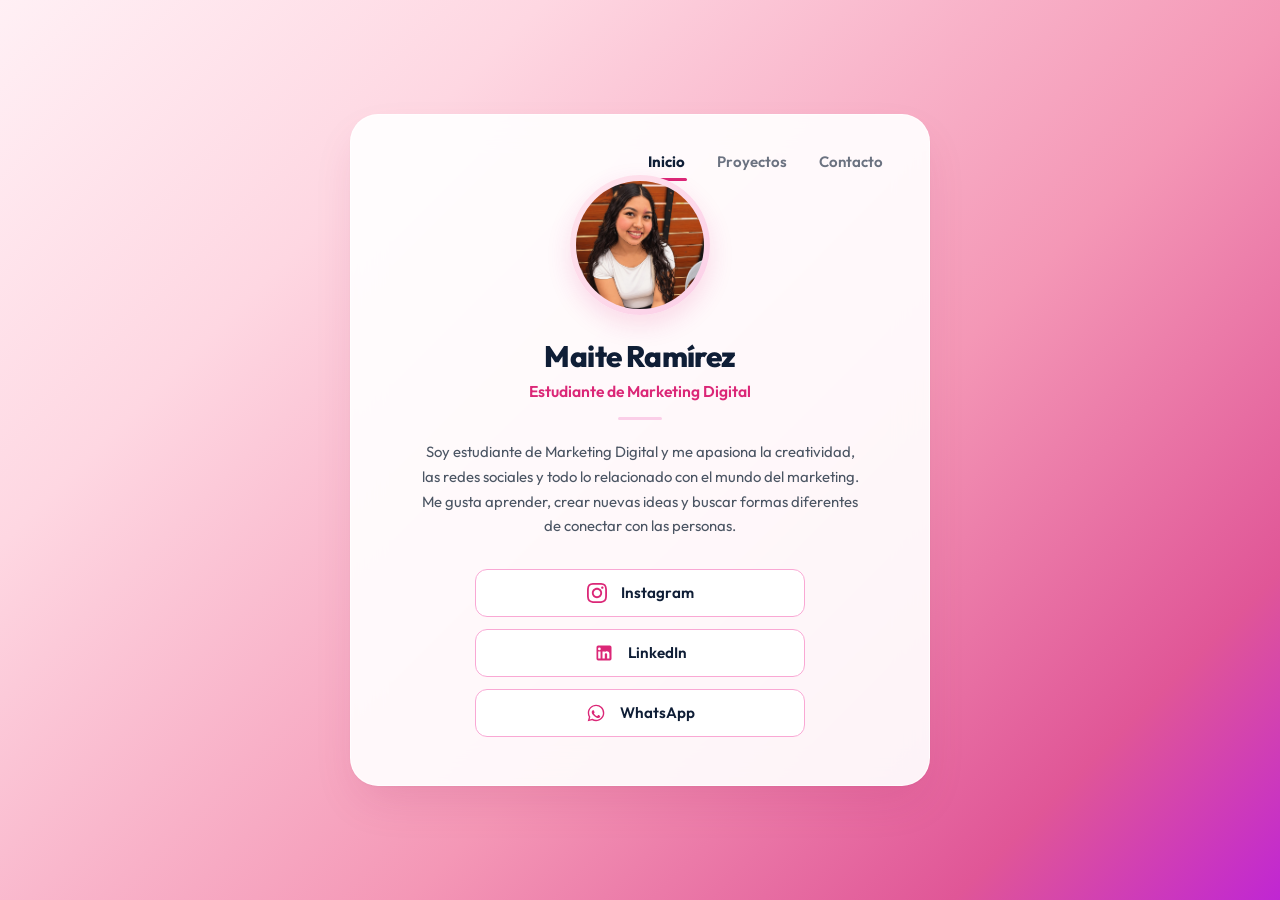
<file: index.html>
<!DOCTYPE html>
<html lang="es">

<head>
    <meta charset="UTF-8">
    <meta name="viewport" content="width=device-width, initial-scale=1.0">
    <title>Maite Ramírez - Portafolio</title>
    <meta name="description"
        content="Portafolio personal de Maite Ramírez - Estudiante de Marketing Digital. Creatividad, redes sociales y estrategias de marketing digital.">

    <!-- Tipografía Google Fonts (Outfit) -->
    <link rel="preconnect" href="https://fonts.googleapis.com">
    <link rel="preconnect" href="https://fonts.gstatic.com" crossorigin>
    <link href="https://fonts.googleapis.com/css2?family=Outfit:wght@400;500;600;700;800&display=swap" rel="stylesheet">

    <!-- Estilos CSS compartidos -->
    <link rel="stylesheet" href="css/style.css">

    <!-- Librería AOS (Animate On Scroll) CSS -->
    <link rel="stylesheet" href="https://unpkg.com/aos@next/dist/aos.css">
</head>

<body>

    <!-- TARJETA PRINCIPAL (CARD) -->
    <main class="card" id="main-card" data-aos="fade-up" data-aos-duration="800">

        <!-- NAVEGACIÓN SUPERIOR (Rutas relativas consistentes) -->
        <nav aria-label="Navegación principal" data-aos="fade-down" data-aos-duration="600" data-aos-delay="100">
            <ul class="nav-menu">
                <li class="nav-item">
                    <a href="index.html" class="nav-link active" aria-current="page">Inicio</a>
                </li>
                <li class="nav-item">
                    <a href="proyectos.html" class="nav-link">Proyectos</a>
                </li>
                <li class="nav-item">
                    <a href="contacto.html" class="nav-link">Contacto</a>
                </li>
            </ul>
        </nav>


        <!-- SECCIÓN DE PERFIL -->
        <!-- Solucionado con la guía de HTML/CSS: Estructura semántica de tarjeta de perfil -->
        <header class="profile-section">
            <!-- Imagen circular con halo de luz -->
            <div class="avatar-wrapper" data-aos="zoom-in" data-aos-duration="800" data-aos-delay="150">
                <img src="img/Foto maite.jpeg" alt="Fotografía de perfil de Maite Ramírez" class="avatar-img">
            </div>

            <!-- Información personal -->
            <h1 class="profile-name" data-aos="fade-up" data-aos-delay="250">Maite Ramírez</h1>
            <p class="profile-role" data-aos="fade-up" data-aos-delay="300">Estudiante de Marketing Digital</p>

            <!-- Línea decorativa -->
            <hr class="divider" data-aos="zoom-in" data-aos-delay="350">

            <!-- Biografía -->
            <p class="profile-bio" data-aos="fade-up" data-aos-delay="400">
                Soy estudiante de Marketing Digital y me apasiona la creatividad, las redes sociales y todo lo
                relacionado con el mundo del marketing. Me gusta aprender, crear nuevas ideas y buscar formas diferentes
                de conectar con las personas.
            </p>
        </header>

        <!-- SECCIÓN DE ENLACES / REDES SOCIALES -->
        <!-- Enlaces a redes sociales y plataformas de contacto -->
        <section class="social-section" aria-label="Redes sociales y contacto">
            <div class="social-links">
                <!-- Instagram -->
                <a href="https://instagram.com/maiite.vrm" target="_blank" rel="noopener noreferrer" class="social-btn"
                    id="btn-instagram" aria-label="Perfil de Instagram de Maite Ramírez" data-aos="fade-up"
                    data-aos-delay="450">
                    <svg class="social-icon" viewBox="0 0 24 24" fill="currentColor" aria-hidden="true">
                        <path
                            d="M12 2.163c3.204 0 3.584.012 4.85.07 3.252.148 4.771 1.691 4.919 4.919.058 1.265.069 1.645.069 4.849 0 3.205-.012 3.584-.069 4.849-.149 3.225-1.664 4.771-4.919 4.919-1.266.058-1.644.07-4.85.07-3.204 0-3.584-.012-4.849-.07-3.26-.149-4.771-1.699-4.919-4.92-.058-1.265-.07-1.644-.07-4.849 0-3.204.013-3.583.07-4.849.149-3.227 1.664-4.771 4.919-4.919 1.266-.057 1.645-.069 4.849-.069zm0-2.163c-3.259 0-3.667.014-4.947.072-4.358.2-6.78 2.618-6.98 6.98-.059 1.281-.073 1.689-.073 4.948 0 3.259.014 3.668.072 4.948.2 4.358 2.618 6.78 6.98 6.98 1.281.058 1.689.072 4.948.072 3.259 0 3.668-.014 4.948-.072 4.354-.2 6.782-2.618 6.979-6.98.059-1.28.073-1.689.073-4.948 0-3.259-.014-3.667-.072-4.947-.196-4.354-2.617-6.78-6.979-6.98-1.281-.059-1.69-.073-4.949-.073zm0 5.838c-3.403 0-6.162 2.759-6.162 6.162s2.759 6.163 6.162 6.163 6.162-2.759 6.162-6.163c0-3.403-2.759-6.162-6.162-6.162zm0 10.162c-2.209 0-4-1.79-4-4 0-2.209 1.791-4 4-4s4 1.791 4 4c0 2.21-1.791 4-4 4zm6.406-11.845c-.796 0-1.441.645-1.441 1.44s.645 1.44 1.441 1.44c.795 0 1.439-.645 1.439-1.44s-.644-1.44-1.439-1.44z">
                        </path>
                    </svg>
                    <span>Instagram</span>
                </a>

                <!-- LinkedIn -->
                <a href="https://linkedin.com" target="_blank" rel="noopener noreferrer" class="social-btn"
                    id="btn-linkedin" aria-label="Perfil de LinkedIn" data-aos="fade-up" data-aos-delay="550">
                    <svg class="social-icon" viewBox="0 0 24 24" fill="currentColor" aria-hidden="true">
                        <path
                            d="M19 3a2 2 0 0 1 2 2v14a2 2 0 0 1-2 2H5a2 2 0 0 1-2-2V5a2 2 0 0 1 2-2h14m-.5 15.5v-5.3a3.26 3.26 0 0 0-3.26-3.26c-.85 0-1.84.52-2.28 1.3v-1.11h-2.79v8.37h2.79v-4.93c0-.77.62-1.4 1.39-1.4a1.4 1.4 0 0 1 1.4 1.4v4.93h2.75M6.46 8.76a1.64 1.64 0 1 0-.02-3.28 1.64 1.64 0 0 0 .02 3.28m1.4 9.74v-8.37H5.06v8.37h2.8z">
                        </path>
                    </svg>
                    <span>LinkedIn</span>
                </a>

                <!-- WhatsApp -->
                <a href="https://wa.me/?text=Hola%20Maite,%20vi%20tu%20portafolio" target="_blank"
                    rel="noopener noreferrer" class="social-btn" id="btn-whatsapp"
                    aria-label="Enviar mensaje por WhatsApp" data-aos="fade-up" data-aos-delay="650">
                    <svg class="social-icon" viewBox="0 0 24 24" fill="currentColor" aria-hidden="true">
                        <path
                            d="M12.04 2c-5.46 0-9.91 4.45-9.91 9.91 0 1.75.46 3.45 1.32 4.95L2.05 22l5.25-1.38c1.45.79 3.08 1.21 4.74 1.21 5.46 0 9.91-4.45 9.91-9.91 0-2.65-1.03-5.14-2.9-7.01A9.816 9.816 0 0 0 12.04 2m.01 1.67c2.2 0 4.26.86 5.82 2.42a8.225 8.225 0 0 1 2.41 5.83c0 4.54-3.7 8.24-8.24 8.24-1.48 0-2.93-.4-4.2-1.15l-.3-.18-3.12.82.83-3.04-.2-.31a8.196 8.196 0 0 1-1.26-4.38c0-4.54 3.7-8.24 8.24-8.24m4.52 11.66c-.25-.13-1.47-.72-1.7-.81-.23-.08-.39-.13-.56.13-.17.25-.64.81-.79.97-.14.17-.29.19-.54.06-.25-.13-1.06-.39-2.03-1.25-.75-.67-1.26-1.5-1.41-1.75-.14-.25-.02-.39.11-.51.11-.11.25-.29.37-.44.13-.14.17-.25.25-.42.08-.17.04-.31-.02-.44-.06-.13-.56-1.35-.77-1.85-.2-.49-.41-.42-.56-.43h-.48c-.17 0-.44.06-.67.31-.23.25-.87.85-.87 2.08 0 1.23.89 2.42 1.02 2.59.13.17 1.77 2.7 4.28 3.79.6.26 1.07.41 1.43.53.6.19 1.15.16 1.58.1.48-.07 1.47-.6 1.68-1.18.21-.58.21-1.07.15-1.18-.06-.12-.22-.19-.47-.32">
                        </path>
                    </svg>
                    <span>WhatsApp</span>
                </a>
            </div>
        </section>

    </main>

    <!-- Librería AOS (Animate On Scroll) JS -->
    <script src="https://unpkg.com/aos@next/dist/aos.js"></script>
    <script>
        AOS.init({
            duration: 800,
            easing: 'ease-out-cubic',
            once: true,
            offset: 40
        });
    </script>
</body>

</html>
</file>
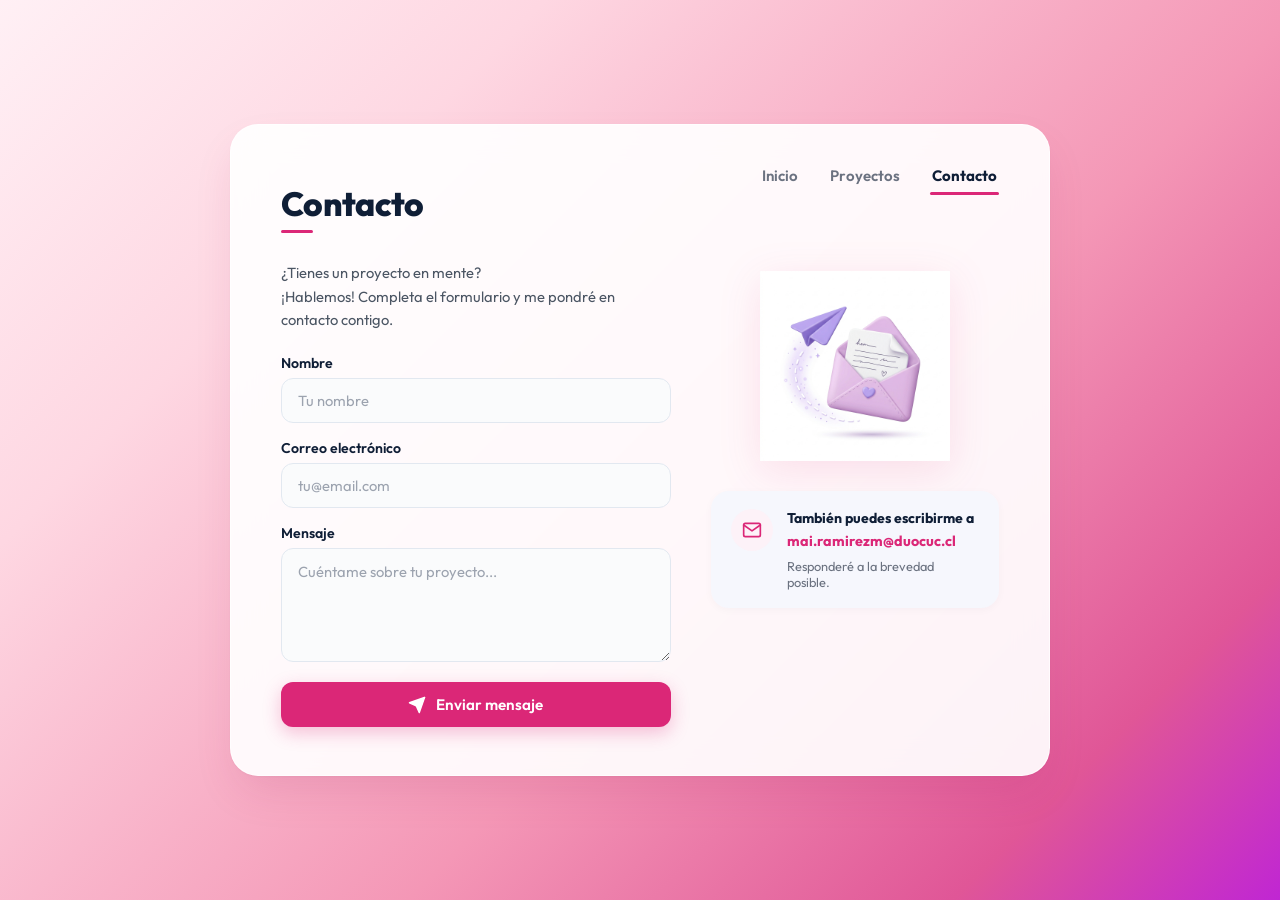
<file: contacto.html>
<!DOCTYPE html>
<html lang="es">

<head>
    <meta charset="UTF-8">
    <meta name="viewport" content="width=device-width, initial-scale=1.0">
    <title>Contacto - Maite Ramírez</title>
    <meta name="description"
        content="Ponte en contacto con Maite Ramírez para proyectos de Marketing Digital, gestión de redes sociales y estrategias creativas.">

    <!-- Tipografía Google Fonts (Outfit) -->
    <link rel="preconnect" href="https://fonts.googleapis.com">
    <link rel="preconnect" href="https://fonts.gstatic.com" crossorigin>
    <link href="https://fonts.googleapis.com/css2?family=Outfit:wght@400;500;600;700;800&display=swap" rel="stylesheet">

    <!-- Estilos CSS compartidos -->
    <link rel="stylesheet" href="css/style.css">

    <!-- Librería AOS (Animate On Scroll) CSS -->
    <link rel="stylesheet" href="https://unpkg.com/aos@next/dist/aos.css">
</head>

<body>

    <!-- TARJETA PRINCIPAL (CARD AMPLIADA PARA CONTACTO) -->
    <!-- Solucionado con la guía de diseño: Consistencia visual y distribución en dos columnas -->
    <main class="card card-large" id="main-card" data-aos="fade-up" data-aos-duration="800">

        <!-- NAVEGACIÓN SUPERIOR (Rutas relativas consistentes) -->

        <nav aria-label="Navegación principal" data-aos="fade-down" data-aos-duration="600" data-aos-delay="100">
            <ul class="nav-menu">
                <li class="nav-item">
                    <a href="index.html" class="nav-link">Inicio</a>
                </li>
                <li class="nav-item">
                    <a href="proyectos.html" class="nav-link">Proyectos</a>
                </li>
                <li class="nav-item">
                    <a href="contacto.html" class="nav-link active" aria-current="page">Contacto</a>
                </li>
            </ul>
        </nav>


        <!-- ENCABEZADO DE SECCIÓN -->
        <header class="section-header" data-aos="fade-up" data-aos-delay="150">
            <h1 class="section-title">Contacto</h1>
            <div class="title-accent-bar" aria-hidden="true"></div>
        </header>

        <!-- DISTRIBUCIÓN DE CONTACTO EN 2 COLUMNAS -->
        <div class="contact-layout">

            <!-- COLUMNA IZQUIERDA: MENSAJE INTRODUCTORIO Y FORMULARIO -->
            <!-- Solucionado con la guía HTML/CSS: Atributos obligatorios for/id, required y type=email -->
            <section class="contact-form-column" aria-label="Formulario de contacto" data-aos="fade-right"
                data-aos-delay="200">
                <p class="contact-intro">
                    ¿Tienes un proyecto en mente?<br>
                    ¡Hablemos! Completa el formulario y me pondré en contacto contigo.
                </p>

                <form action="#" method="POST" class="contact-form" id="contact-form">
                    <!-- Campo Nombre -->
                    <div class="form-group">
                        <label for="nombre" class="form-label">Nombre</label>
                        <input type="text" id="nombre" name="nombre" class="form-input" placeholder="Tu nombre"
                            required>
                    </div>

                    <!-- Campo Correo -->
                    <div class="form-group">
                        <label for="email" class="form-label">Correo electrónico</label>
                        <input type="email" id="email" name="email" class="form-input" placeholder="tu@email.com"
                            required>
                    </div>

                    <!-- Campo Mensaje -->
                    <div class="form-group">
                        <label for="mensaje" class="form-label">Mensaje</label>
                        <textarea id="mensaje" name="mensaje" class="form-textarea" rows="4"
                            placeholder="Cuéntame sobre tu proyecto..." required></textarea>
                    </div>

                    <!-- Botón de Envío con Icono -->
                    <button type="submit" class="btn-submit" id="btn-submit">
                        <svg class="btn-icon" viewBox="0 0 24 24" fill="none" stroke="currentColor" stroke-width="2"
                            stroke-linecap="round" stroke-linejoin="round" aria-hidden="true">
                            <line x1="22" y1="2" x2="11" y2="13"></line>
                            <polygon points="22 2 15 22 11 13 2 9 22 2"></polygon>
                        </svg>
                        <span>Enviar mensaje</span>
                    </button>
                </form>
            </section>

            <!-- COLUMNA DERECHA: ILUSTRACIÓN Y CORREO DIRECTO -->
            <aside class="contact-sidebar" aria-label="Información de contacto alternativa" data-aos="fade-left"
                data-aos-delay="250">
                <!-- Ilustración 3D de sobre y avión de papel -->
                <div class="contact-illus-wrapper">
                    <img src="img/contacto-ilustracion.jpg" alt="Ilustración 3D de sobre y avión de papel"
                        class="contact-illus-img">
                </div>

                <!-- Tarjeta con correo institucional directo -->
                <div class="contact-info-card" data-aos="zoom-in" data-aos-delay="350">
                    <div class="info-card-icon-badge" aria-hidden="true">
                        <svg viewBox="0 0 24 24" fill="none" stroke="currentColor" stroke-width="2"
                            stroke-linecap="round" stroke-linejoin="round">
                            <path d="M4 4h16c1.1 0 2 .9 2 2v12c0 1.1-.9 2-2 2H4c-1.1 0-2-.9-2-2V6c0-1.1.9-2 2-2z">
                            </path>
                            <polyline points="22,6 12,13 2,6"></polyline>
                        </svg>
                    </div>
                    <div class="info-card-body">
                        <p class="info-card-title">También puedes escribirme a</p>
                        <a href="mailto:mai.ramirezm@duocuc.cl" class="info-card-email">mai.ramirezm@duocuc.cl</a>
                        <p class="info-card-sub">Responderé a la brevedad posible.</p>
                    </div>
                </div>
            </aside>

        </div>

    </main>

    <!-- Librería AOS (Animate On Scroll) JS -->
    <script src="https://unpkg.com/aos@next/dist/aos.js"></script>
    <script>
        AOS.init({
            duration: 800,
            easing: 'ease-out-cubic',
            once: true,
            offset: 40
        });
    </script>
</body>

</html>
</file>
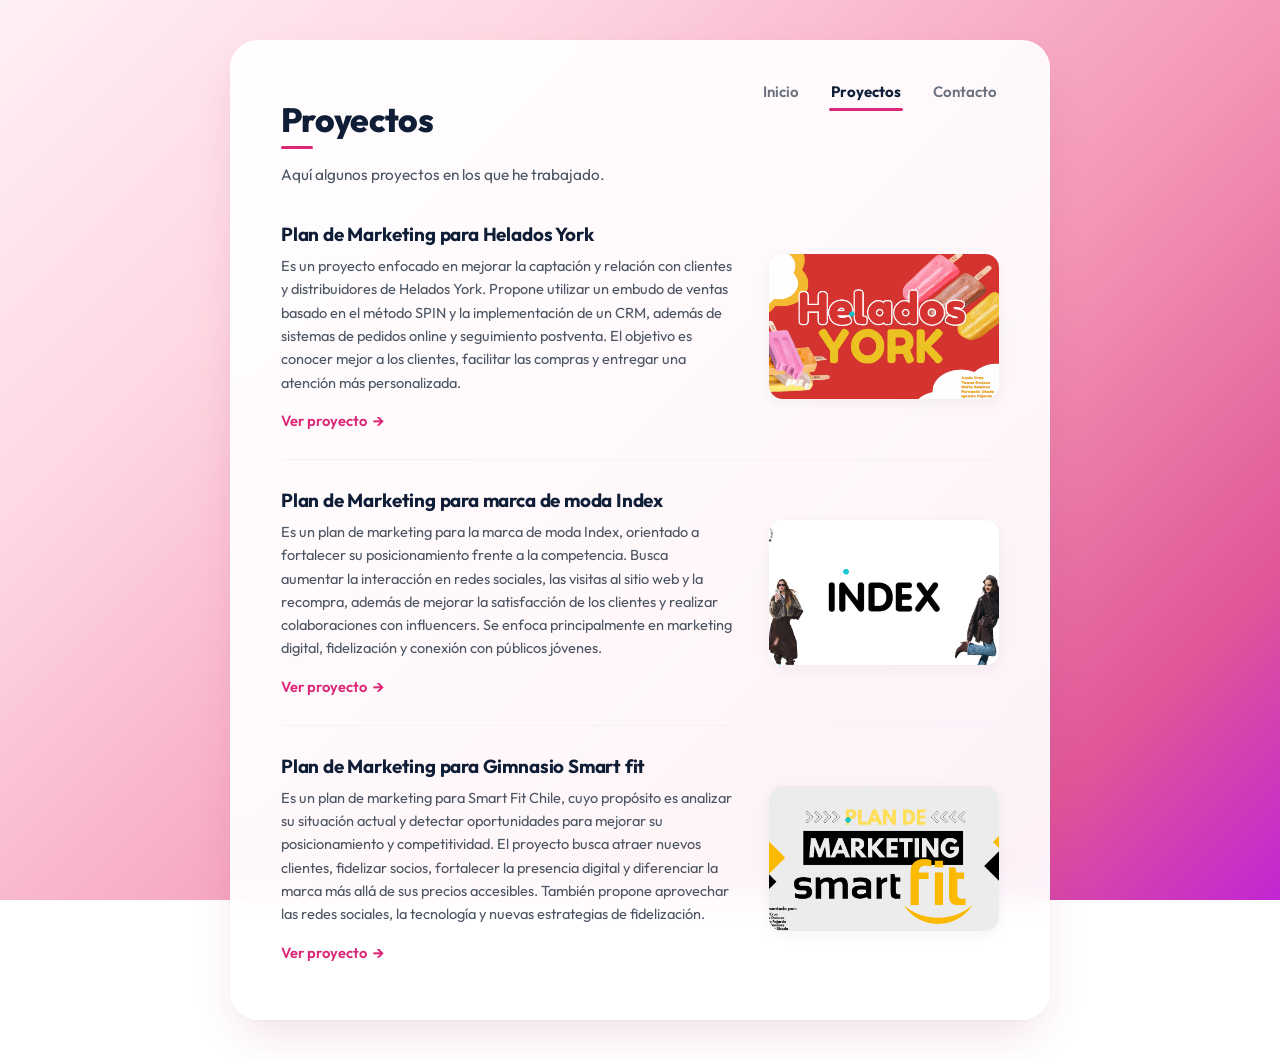
<file: proyectos.html>
<!DOCTYPE html>
<html lang="es">

<head>
    <meta charset="UTF-8">
    <meta name="viewport" content="width=device-width, initial-scale=1.0">
    <title>Proyectos - Maite Ramírez</title>
    <meta name="description"
        content="Proyectos destacados de Marketing Digital de Maite Ramírez: Helados York, Marca de moda Index y Gimnasio Smart Fit.">

    <!-- Tipografía Google Fonts (Outfit) -->
    <link rel="preconnect" href="https://fonts.googleapis.com">
    <link rel="preconnect" href="https://fonts.gstatic.com" crossorigin>
    <link href="https://fonts.googleapis.com/css2?family=Outfit:wght@400;500;600;700;800&display=swap" rel="stylesheet">

    <!-- Estilos CSS compartidos -->
    <link rel="stylesheet" href="css/style.css">

    <!-- Librería AOS (Animate On Scroll) CSS -->
    <link rel="stylesheet" href="https://unpkg.com/aos@next/dist/aos.css">
</head>

<body>

    <!-- TARJETA PRINCIPAL (CARD AMPLIADA PARA PROYECTOS) -->
    <!-- Solucionado con la guía de diseño: Contenedor central responsivo con consistencia visual -->
    <main class="card card-large" id="main-card" data-aos="fade-up" data-aos-duration="800">

        <!-- NAVEGACIÓN SUPERIOR (Rutas relativas consistentes) -->

        <nav aria-label="Navegación principal" data-aos="fade-down" data-aos-duration="600" data-aos-delay="100">
            <ul class="nav-menu">
                <li class="nav-item">
                    <a href="index.html" class="nav-link">Inicio</a>
                </li>
                <li class="nav-item">
                    <a href="proyectos.html" class="nav-link active" aria-current="page">Proyectos</a>
                </li>
                <li class="nav-item">
                    <a href="contacto.html" class="nav-link">Contacto</a>
                </li>
            </ul>
        </nav>


        <!-- ENCABEZADO DE SECCIÓN -->
        <header class="section-header" data-aos="fade-up" data-aos-delay="150">
            <h1 class="section-title">Proyectos</h1>
            <div class="title-accent-bar" aria-hidden="true"></div>
            <p class="section-subtitle">Aquí algunos proyectos en los que he trabajado.</p>
        </header>

        <!-- LISTA DE PROYECTOS DESTACADOS -->
        <!-- Solucionado con la guía HTML/CSS: Estructura semántica de artículos con enlaces funcionales -->
        <section class="projects-list" aria-label="Proyectos destacados">

            <!-- PROYECTO 1: HELADOS YORK -->
            <article class="project-item" data-aos="fade-up" data-aos-delay="200">
                <div class="project-content">
                    <h2 class="project-title">Plan de Marketing para Helados York</h2>
                    <p class="project-desc">
                        Es un proyecto enfocado en mejorar la captación y relación con clientes y distribuidores de
                        Helados York. Propone utilizar un embudo de ventas basado en el método SPIN y la implementación
                        de un CRM, además de sistemas de pedidos online y seguimiento postventa. El objetivo es conocer
                        mejor a los clientes, facilitar las compras y entregar una atención más personalizada.
                    </p>
                    <a href="https://canva.link/5h6w2mr9auwk2hr" target="_blank" rel="noopener noreferrer"
                        class="project-link" aria-label="Ver presentación del Plan de Marketing para Helados York">
                        Ver proyecto <span class="arrow-icon">→</span>
                    </a>
                </div>
                <div class="project-media">
                    <img src="img/Proyecto 1.png"
                        alt="Mockup ilustrativo del Plan de Marketing y Embudo de Ventas para Helados York"
                        class="project-img">
                </div>
            </article>

            <!-- PROYECTO 2: MARCA DE MODA INDEX -->
            <article class="project-item" data-aos="fade-up" data-aos-delay="300">
                <div class="project-content">
                    <h2 class="project-title">Plan de Marketing para marca de moda Index</h2>
                    <p class="project-desc">
                        Es un plan de marketing para la marca de moda Index, orientado a fortalecer su posicionamiento
                        frente a la competencia. Busca aumentar la interacción en redes sociales, las visitas al sitio
                        web y la recompra, además de mejorar la satisfacción de los clientes y realizar colaboraciones
                        con influencers. Se enfoca principalmente en marketing digital, fidelización y conexión con
                        públicos jóvenes.
                    </p>
                    <a href="https://canva.link/8oswjdnu6ozbs51" target="_blank" rel="noopener noreferrer"
                        class="project-link"
                        aria-label="Ver presentación del Plan de Marketing para marca de moda Index">
                        Ver proyecto <span class="arrow-icon">→</span>
                    </a>
                </div>
                <div class="project-media">
                    <img src="img/Proyecto 2.png"
                        alt="Mockup ilustrativo de estrategia en redes sociales y moda para Index" class="project-img">
                </div>
            </article>

            <!-- PROYECTO 3: GIMNASIO SMART FIT -->
            <article class="project-item" data-aos="fade-up" data-aos-delay="400">
                <div class="project-content">
                    <h2 class="project-title">Plan de Marketing para Gimnasio Smart fit</h2>
                    <p class="project-desc">
                        Es un plan de marketing para Smart Fit Chile, cuyo propósito es analizar su situación actual y
                        detectar oportunidades para mejorar su posicionamiento y competitividad. El proyecto busca
                        atraer nuevos clientes, fidelizar socios, fortalecer la presencia digital y diferenciar la marca
                        más allá de sus precios accesibles. También propone aprovechar las redes sociales, la tecnología
                        y nuevas estrategias de fidelización.
                    </p>
                    <a href="https://canva.link/g98l5l6y8ueo8an" target="_blank" rel="noopener noreferrer"
                        class="project-link"
                        aria-label="Ver presentación del Plan de Marketing para Gimnasio Smart Fit">
                        Ver proyecto <span class="arrow-icon">→</span>
                    </a>
                </div>
                <div class="project-media">
                    <img src="img/Proyecto 3.png"
                        alt="Mockup ilustrativo del Plan de Marketing y plataforma digital para Smart Fit"
                        class="project-img">
                </div>
            </article>

        </section>

    </main>

    <!-- Librería AOS (Animate On Scroll) JS -->
    <script src="https://unpkg.com/aos@next/dist/aos.js"></script>
    <script>
        AOS.init({
            duration: 800,
            easing: 'ease-out-cubic',
            once: true,
            offset: 40
        });
    </script>
</body>

</html>
</file>
<file: css/style.css>
/* ==========================================================================
   1. VARIABLES & RESET GENERAL
   ========================================================================== */
:root {
    /* Regla 60-30-10: 60% tonos de fondo/tarjeta, 30% textos/estructuras, 10% color de acento */
    --bg-page: #eef2f7;
    --bg-card: #ffffff;
    --bg-card-alt: #f6f7fd;
    --text-primary: #0f1e36;
    --text-secondary: #4b5563;
    --text-muted: #6b7280;
    --accent-color: #db2777;
    --accent-light: #fbcfe8;
    --accent-glow: #fdf2f8;
    --accent-hover: #be185d;
    --btn-border: #f9a8d4;
    --btn-hover-bg: #fdf2f8;
    --input-border: #e2e8f0;
    --border-light: #f0f3f8;
    --shadow-card: 0 20px 45px -10px rgba(160, 30, 85, 0.15), 0 1px 3px rgba(0, 0, 0, 0.04);
    --shadow-btn-hover: 0 8px 18px rgba(219, 39, 119, 0.16);
    --shadow-btn-submit: 0 6px 18px rgba(219, 39, 119, 0.28);
    --font-family: 'Outfit', 'Inter', system-ui, -apple-system, sans-serif;
    --transition: all 0.25s cubic-bezier(0.16, 1, 0.3, 1);
}

* {
    margin: 0;
    padding: 0;
    box-sizing: border-box;
}

html,
body {
    overflow-x: hidden;
}

body {
    font-family: var(--font-family);
    background: linear-gradient(135deg, #fff0f5 0%, #fed7e2 25%, #f497b6 60%, #e05697 85%, #c026d3 100%);
    background-attachment: fixed;
    background-size: cover;
    background-repeat: no-repeat;
    color: var(--text-primary);
    min-height: 100vh;
    display: flex;
    justify-content: center;
    align-items: center;
    padding: 40px 16px;
    -webkit-font-smoothing: antialiased;
    -moz-osx-font-smoothing: grayscale;
}

/* ==========================================================================
   2. TARJETA PRINCIPAL (CARD BASE Y VARIANTES)
   ========================================================================== */
.card {
    background-color: rgba(255, 255, 255, 0.92);
    backdrop-filter: blur(16px);
    -webkit-backdrop-filter: blur(16px);
    border: 1px solid rgba(255, 255, 255, 0.7);
    width: 92%;
    max-width: 580px;
    border-radius: 28px;
    box-shadow: 0 20px 45px -10px rgba(160, 30, 85, 0.15), 0 1px 3px rgba(0, 0, 0, 0.04);
    padding: 36px 44px 48px;
    position: relative;
    overflow: hidden;
    transition: var(--transition);
}

/* Tarjeta expandida para proyectos y contacto */
.card-large {
    max-width: 820px;
    padding: 40px 50px 48px;
}

/* ==========================================================================
   3. NAVEGACIÓN SUPERIOR
   ========================================================================== */
.card-header {
    margin-bottom: 28px;
}

.nav-menu {
    display: flex;
    justify-content: flex-end;
    align-items: center;
    gap: 28px;
    list-style: none;
}

.nav-item {
    display: inline-block;
}

.nav-link {
    text-decoration: none;
    color: var(--text-muted);
    font-size: 0.94rem;
    font-weight: 600;
    position: relative;
    padding: 4px 2px;
    transition: var(--transition);
}

.nav-link:hover {
    color: var(--text-primary);
}

.nav-link.active {
    color: var(--text-primary);
    font-weight: 700;
}

.nav-link.active::after {
    content: '';
    position: absolute;
    bottom: -6px;
    left: 0;
    right: 0;
    height: 3px;
    background-color: var(--accent-color);
    border-radius: 4px;
}

/* ==========================================================================
   4. ENCABEZADOS DE SECCIÓN (PROYECTOS Y CONTACTO)
   ========================================================================== */
.section-header {
    text-align: left;
    margin-bottom: 28px;
}

.section-title {
    font-size: 2.1rem;
    font-weight: 800;
    color: var(--text-primary);
    letter-spacing: -0.02em;
    line-height: 1.15;
    margin-bottom: 6px;
}

.title-accent-bar {
    width: 32px;
    height: 3.5px;
    background-color: var(--accent-color);
    border-radius: 3px;
    margin-bottom: 14px;
}

.section-subtitle {
    font-size: 0.96rem;
    color: var(--text-secondary);
    font-weight: 400;
    line-height: 1.5;
}

/* ==========================================================================
   5. PÁGINA DE INICIO: PERFIL Y REDES SOCIALES
   ========================================================================== */
.profile-section {
    display: flex;
    flex-direction: column;
    align-items: center;
    text-align: center;
}

/* Halo y contenedor circular para la foto */
.avatar-wrapper {
    width: 140px;
    height: 140px;
    border-radius: 50%;
    padding: 6px;
    background: linear-gradient(135deg, #ffe4ec 0%, #fbcfe8 100%);
    box-shadow: 0 10px 25px rgba(219, 39, 119, 0.15);
    margin: 4px auto 22px;
    display: flex;
    align-items: center;
    justify-content: center;
    transition: var(--transition);
}

.avatar-wrapper:hover {
    transform: scale(1.03);
    box-shadow: 0 12px 30px rgba(219, 39, 119, 0.22);
}

.avatar-img {
    width: 100%;
    height: 100%;
    border-radius: 50%;
    object-fit: cover;
    display: block;
}

/* Nombres y biografía */
.profile-name {
    font-size: 1.85rem;
    font-weight: 800;
    color: var(--text-primary);
    margin-bottom: 6px;
    letter-spacing: -0.02em;
}

.profile-role {
    font-size: 0.98rem;
    font-weight: 600;
    color: var(--accent-color);
    margin-bottom: 16px;
}

.divider {
    width: 44px;
    height: 3px;
    background-color: var(--accent-light);
    border: none;
    border-radius: 3px;
    margin: 0 auto 20px;
}

.profile-bio {
    font-size: 0.93rem;
    line-height: 1.65;
    color: var(--text-secondary);
    max-width: 440px;
    margin: 0 auto 30px;
}

/* Botones de redes sociales */
.social-links {
    display: flex;
    flex-direction: column;
    gap: 12px;
    width: 100%;
    max-width: 330px;
    margin: 0 auto;
}

.social-btn {
    display: flex;
    align-items: center;
    justify-content: center;
    gap: 14px;
    width: 100%;
    padding: 13px 20px;
    background-color: var(--bg-card);
    border: 1.5px solid var(--btn-border);
    border-radius: 12px;
    color: var(--text-primary);
    text-decoration: none;
    font-size: 0.95rem;
    font-weight: 600;
    transition: var(--transition);
    cursor: pointer;
}

.social-icon {
    width: 20px;
    height: 20px;
    color: var(--accent-color);
    fill: currentColor;
    flex-shrink: 0;
    display: inline-flex;
    align-items: center;
    justify-content: center;
    transition: var(--transition);
}

.social-btn:hover {
    background-color: var(--btn-hover-bg);
    border-color: var(--accent-color);
    color: var(--accent-hover);
    transform: translateY(-2px);
    box-shadow: var(--shadow-btn-hover);
}

.social-btn:hover .social-icon {
    transform: scale(1.12);
}

.social-btn:active {
    transform: translateY(0);
}

/* ==========================================================================
   6. PÁGINA DE PROYECTOS (LISTA DE PROYECTOS DESTACADOS)
   ========================================================================== */
.projects-list {
    display: flex;
    flex-direction: column;
}

.project-item {
    display: flex;
    align-items: center;
    justify-content: space-between;
    gap: 36px;
    padding: 28px 0;
    border-top: 1px solid var(--border-light);
    text-align: left;
}

.project-item:first-child {
    border-top: none;
    padding-top: 8px;
}

.project-item:last-child {
    padding-bottom: 8px;
}

.project-content {
    flex: 1;
}

.project-title {
    font-size: 1.18rem;
    font-weight: 700;
    color: var(--text-primary);
    margin-bottom: 8px;
    letter-spacing: -0.01em;
}

.project-desc {
    font-size: 0.91rem;
    line-height: 1.6;
    color: var(--text-secondary);
    margin-bottom: 16px;
}

.project-link {
    display: inline-flex;
    align-items: center;
    gap: 6px;
    color: var(--accent-color);
    text-decoration: none;
    font-size: 0.92rem;
    font-weight: 600;
    transition: var(--transition);
}

.project-link .arrow-icon {
    font-size: 1.05rem;
    transition: transform 0.2s ease;
    display: inline-block;
}

.project-link:hover {
    color: var(--accent-hover);
}

.project-link:hover .arrow-icon {
    transform: translateX(4px);
}

.project-media {
    width: 230px;
    height: 145px;
    flex-shrink: 0;
    border-radius: 14px;
    overflow: hidden;
    background-color: var(--bg-card-alt);
    box-shadow: 0 4px 14px rgba(15, 30, 65, 0.05);
}

.project-img {
    width: 100%;
    height: 100%;
    object-fit: cover;
    display: block;
    transition: transform 0.35s ease;
}

.project-item:hover .project-img {
    transform: scale(1.05);
}

/* ==========================================================================
   7. PÁGINA DE CONTACTO (FORMULARIO E INFORMACIÓN)
   ========================================================================== */
.contact-layout {
    display: grid;
    grid-template-columns: 1.15fr 0.85fr;
    gap: 40px;
    align-items: start;
    text-align: left;
}

.contact-intro {
    font-size: 0.92rem;
    line-height: 1.6;
    color: var(--text-secondary);
    margin-bottom: 22px;
}

/* Formulario de contacto */
.contact-form {
    display: flex;
    flex-direction: column;
    gap: 16px;
}

.form-group {
    display: flex;
    flex-direction: column;
    gap: 6px;
}

.form-label {
    font-size: 0.88rem;
    font-weight: 600;
    color: var(--text-primary);
}

.form-input,
.form-textarea {
    width: 100%;
    padding: 12px 16px;
    border: 1.5px solid var(--input-border);
    border-radius: 12px;
    font-family: var(--font-family);
    font-size: 0.92rem;
    color: var(--text-primary);
    background-color: #fafbfc;
    transition: var(--transition);
    outline: none;
}

.form-input::placeholder,
.form-textarea::placeholder {
    color: #9ca3af;
}

.form-input:focus,
.form-textarea:focus {
    border-color: var(--accent-color);
    background-color: #ffffff;
    box-shadow: 0 0 0 3.5px rgba(219, 39, 119, 0.14);
}

.form-textarea {
    resize: vertical;
    min-height: 95px;
    line-height: 1.5;
}

.btn-submit {
    display: flex;
    align-items: center;
    justify-content: center;
    gap: 10px;
    width: 100%;
    padding: 13px 22px;
    margin-top: 4px;
    background-color: var(--accent-color);
    color: #ffffff;
    border: none;
    border-radius: 12px;
    font-family: var(--font-family);
    font-size: 0.95rem;
    font-weight: 600;
    cursor: pointer;
    transition: var(--transition);
    box-shadow: var(--shadow-btn-submit);
}

.btn-submit .btn-icon {
    width: 18px;
    height: 18px;
    fill: currentColor;
}

.btn-submit:hover {
    background-color: var(--accent-hover);
    transform: translateY(-2px);
    box-shadow: 0 10px 22px rgba(219, 39, 119, 0.35);
}

.btn-submit:active {
    transform: translateY(0);
}

/* Columna lateral de información */
.contact-sidebar {
    display: flex;
    flex-direction: column;
    gap: 20px;
    align-items: center;
}

.contact-illus-wrapper {
    width: 100%;
    display: flex;
    justify-content: center;
    align-items: center;
    padding: 10px 0;
}

.contact-illus-img {
    max-width: 190px;
    height: auto;
    object-fit: contain;
    filter: drop-shadow(0 10px 20px rgba(219, 39, 119, 0.12));
    transition: var(--transition);
}

.contact-illus-wrapper:hover .contact-illus-img {
    transform: translateY(-4px) scale(1.02);
}

/* Tarjeta de email alternativa */
.contact-info-card {
    background-color: var(--bg-card-alt);
    border-radius: 18px;
    padding: 18px 20px;
    width: 100%;
    display: flex;
    align-items: flex-start;
    gap: 14px;
    box-shadow: 0 2px 8px rgba(15, 30, 65, 0.03);
}

.info-card-icon-badge {
    width: 42px;
    height: 42px;
    border-radius: 50%;
    background-color: var(--accent-glow);
    color: var(--accent-color);
    display: flex;
    align-items: center;
    justify-content: center;
    flex-shrink: 0;
}

.info-card-icon-badge svg {
    width: 20px;
    height: 20px;
}

.info-card-body {
    flex: 1;
}

.info-card-title {
    font-size: 0.88rem;
    font-weight: 700;
    color: var(--text-primary);
    margin-bottom: 3px;
}

.info-card-email {
    font-size: 0.90rem;
    font-weight: 700;
    color: var(--accent-color);
    text-decoration: none;
    word-break: break-all;
    transition: var(--transition);
}

.info-card-email:hover {
    color: var(--accent-hover);
    text-decoration: underline;
}

.info-card-sub {
    font-size: 0.80rem;
    color: var(--text-muted);
    margin-top: 8px;
}

/* ==========================================================================
   8. RESPONSIVE DESIGN (TABLETS Y MÓVILES)
   ========================================================================== */
@media (max-width: 768px) {
    body {
        padding: 20px 12px;
    }

    .card {
        width: 100%;
        padding: 30px 22px 38px;
        border-radius: 24px;
    }

    .card-large {
        padding: 30px 22px 38px;
    }

    .section-title {
        font-size: 1.8rem;
    }

    /* Proyectos en móvil: imagen arriba o abajo */
    .project-item {
        flex-direction: column-reverse;
        align-items: flex-start;
        gap: 18px;
        padding: 22px 0;
    }

    .project-media {
        width: 100%;
        height: 180px;
    }

    /* Contacto en móvil: 1 columna */
    .contact-layout {
        grid-template-columns: 1fr;
        gap: 32px;
    }

    .contact-sidebar {
        flex-direction: column-reverse;
    }

    .contact-illus-img {
        max-width: 150px;
    }
}

@media (max-width: 480px) {
    .nav-menu {
        gap: 18px;
    }

    .nav-link {
        font-size: 0.88rem;
    }

    .avatar-wrapper {
        width: 120px;
        height: 120px;
        margin-bottom: 18px;
    }

    .profile-name {
        font-size: 1.6rem;
    }

    .profile-bio {
        font-size: 0.88rem;
    }

    .social-links {
        max-width: 100%;
    }
}
</file>
